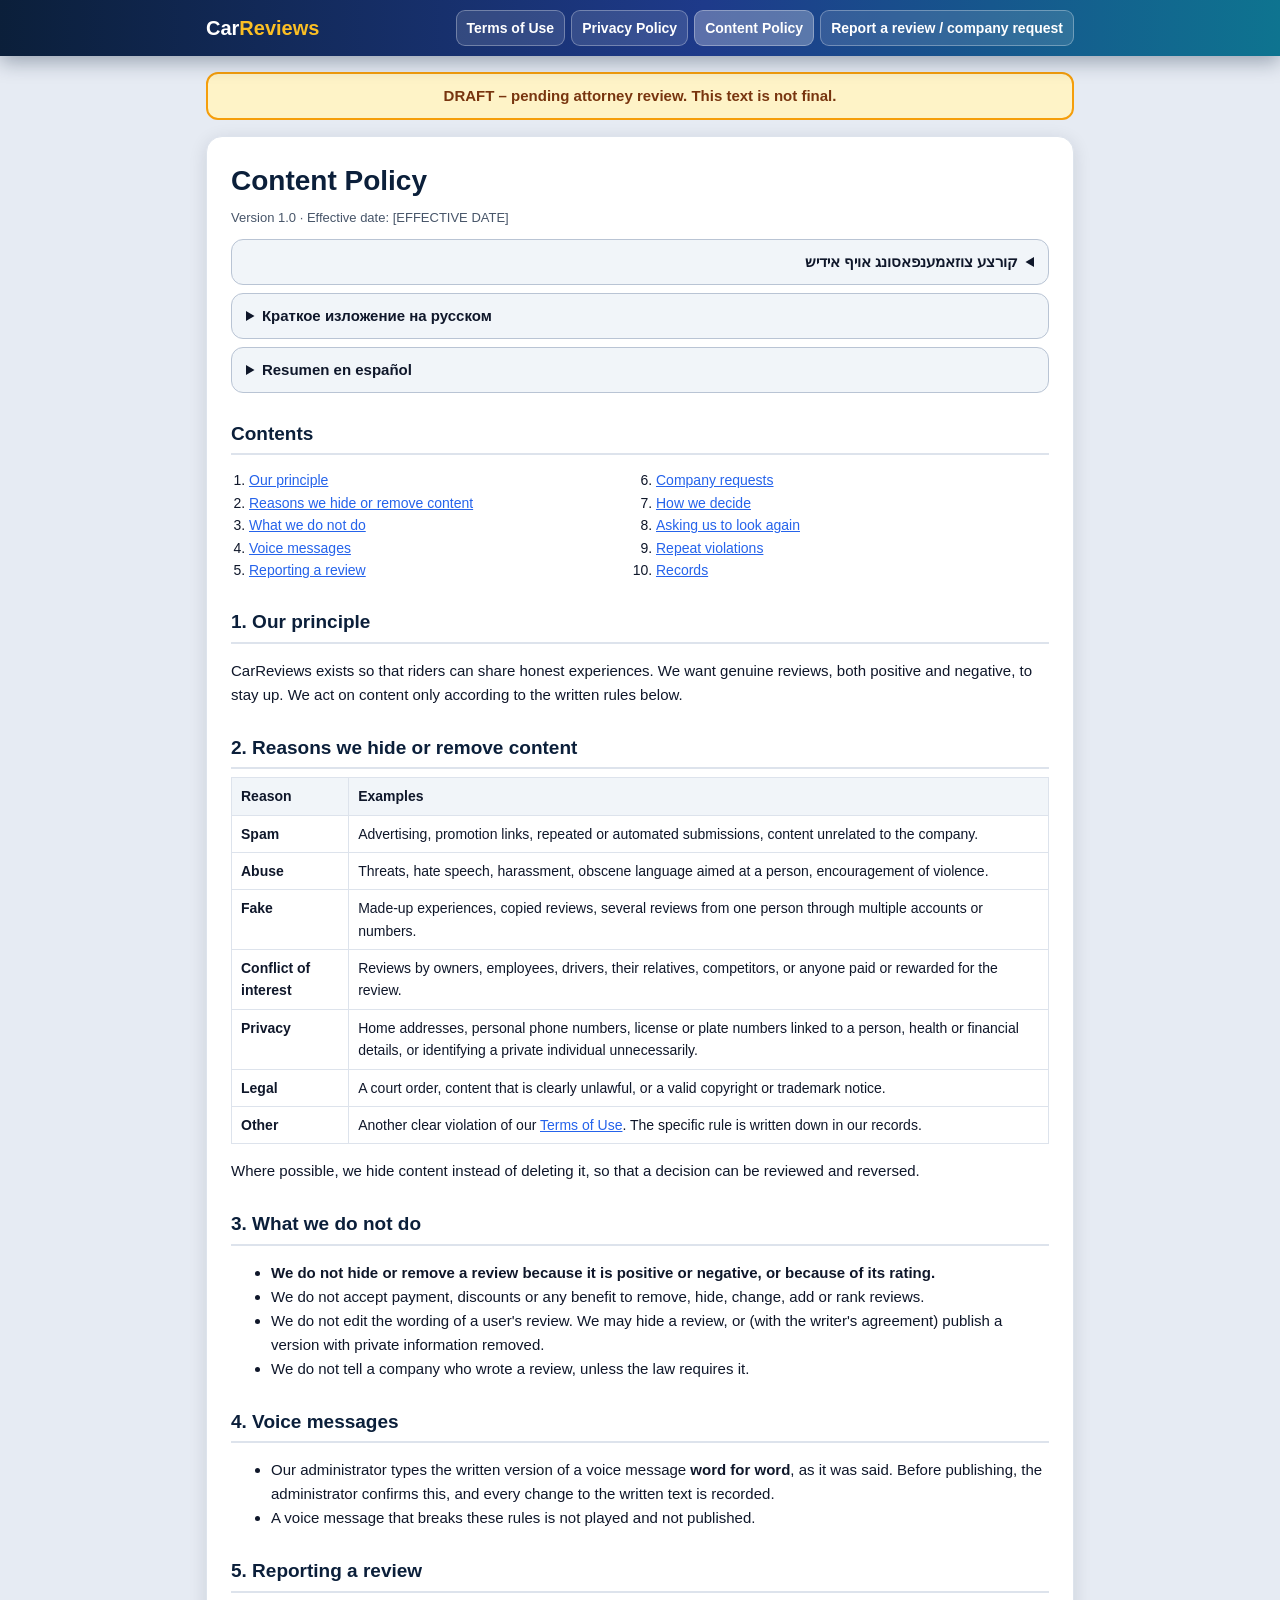
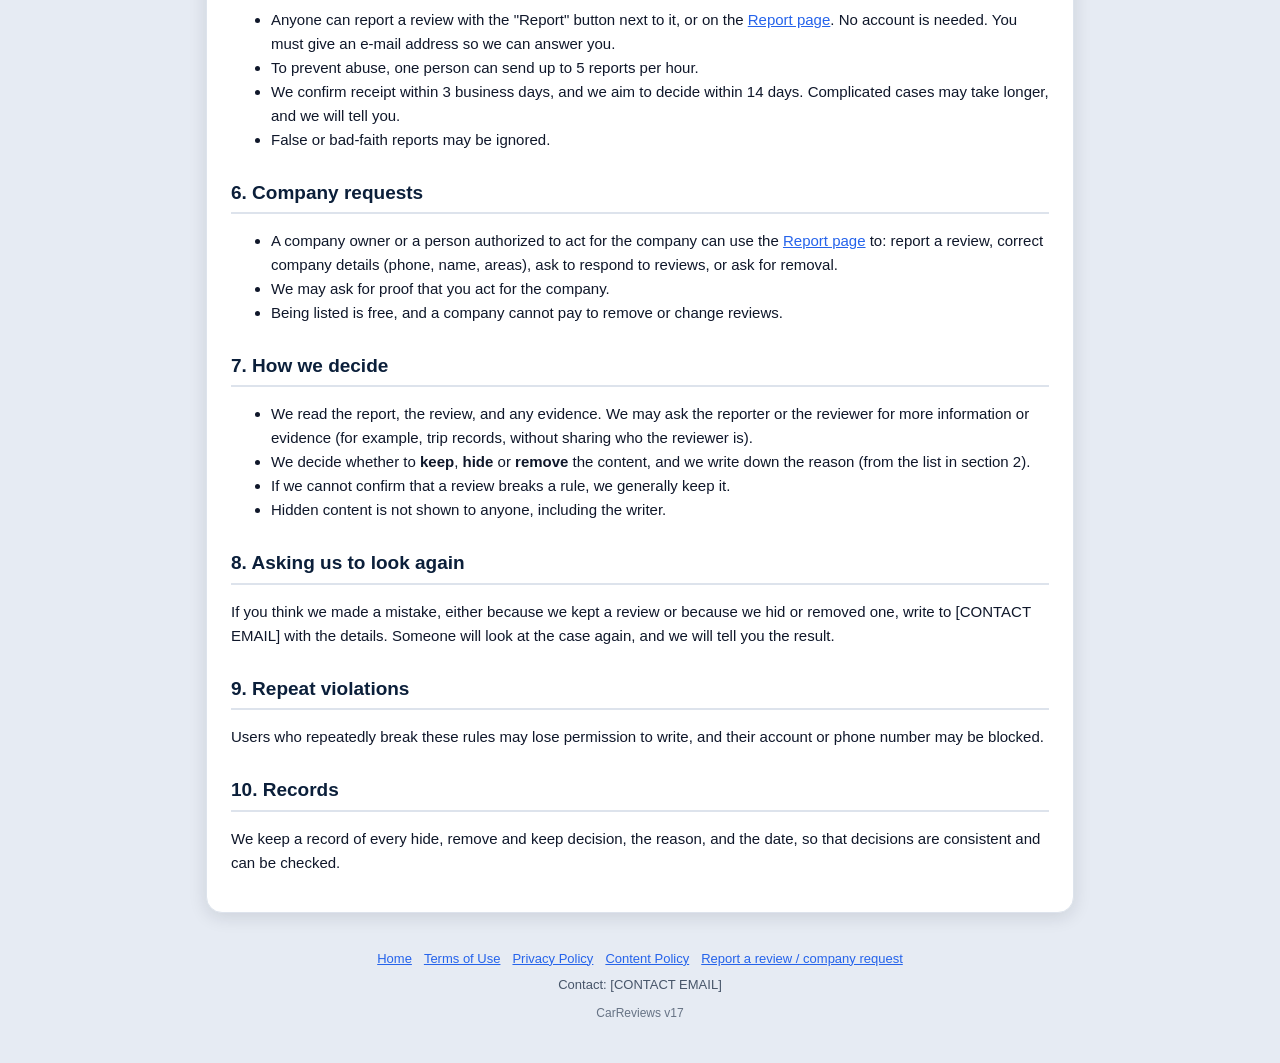
<file: content-policy.html>
<!DOCTYPE html>
<html lang="en">
<head>
  <meta charset="UTF-8">
  <meta name="viewport" content="width=device-width, initial-scale=1.0">
  <title>Content Policy – CarReviews</title>
  <link rel="stylesheet" href="legal.css?v=17">
  <script src="legal.js?v=17"></script>
</head>
<body>
<main class="wrap">
<div class="card">
  <h1>Content Policy</h1>
  <div class="meta">Version <span data-l="TERMS_VERSION"></span> · Effective date: <span data-l="EFFECTIVE"></span></div>

  <details class="sum" data-lang="yi" dir="rtl" lang="yi">
    <summary>קורצע צוזאמענפאסונג אויף אידיש</summary>
    <div class="in">
      <p class="note">דאס איז נאר א קורצע צוזאמענפאסונג. דער ענגלישער טעקסט איז דער וואס גילט.</p>
      <ul>
        <li>מיר פארשטעקן אדער מעקן אויס א רעוויו נאר פון די 7 סיבות: ספאם, באליידיגונג, פאלש, שייכות צו א קאמפאני, פריוואטקייט, געזעץ, אדער אן אנדער ברעכן פון די כללים.</li>
        <li>קיינמאל נישט ווייל א רעוויו איז גוט אדער שלעכט, און קיינמאל נישט פאר געלט.</li>
        <li>יעדער קען מעלדן א רעוויו. מיר באשטעטיגן אז מיר האבן באקומען, און מיר ענטפערן.</li>
        <li>מיר קענען בעטן ראיות. מיר זאגן נישט פאר א קאמפאני ווער האט געשריבן.</li>
        <li>געזאגטע מעסעדזשעס ווערן אפגעשריבן פונקט ווי מען האט געזאגט.</li>
        <li>אויב איר מיינט אז מיר האבן א טעות געמאכט, קענט איר בעטן מיר זאלן נאכאמאל קוקן.</li>
      </ul>
    </div>
  </details>
  <details class="sum" data-lang="ru" lang="ru">
    <summary>Краткое изложение на русском</summary>
    <div class="in">
      <p class="note">Это только краткое изложение. Действует английский текст.</p>
      <ul>
        <li>Мы скрываем или удаляем отзыв только по 7 причинам: спам, оскорбления, фальшивка, конфликт интересов, личные данные, юридические причины или иное нарушение правил.</li>
        <li>Никогда из-за того, что отзыв положительный или отрицательный, и никогда за деньги.</li>
        <li>Любой может пожаловаться на отзыв. Мы подтверждаем получение и отвечаем.</li>
        <li>Мы можем запросить доказательства. Мы не раскрываем компании автора отзыва.</li>
        <li>Голосовые сообщения записываются в текст дословно.</li>
        <li>Если вы считаете решение ошибочным, можно попросить пересмотреть его.</li>
      </ul>
    </div>
  </details>
  <details class="sum" data-lang="es" lang="es">
    <summary>Resumen en español</summary>
    <div class="in">
      <p class="note">Esto es solo un resumen. El texto en inglés es el que rige.</p>
      <ul>
        <li>Ocultamos o eliminamos una reseña solo por 7 motivos: spam, abuso, falsa, conflicto de interés, privacidad, motivo legal u otra violación de las reglas.</li>
        <li>Nunca porque sea positiva o negativa, y nunca a cambio de dinero.</li>
        <li>Cualquiera puede reportar una reseña. Confirmamos la recepción y respondemos.</li>
        <li>Podemos pedir pruebas. No revelamos a la compañía quién escribió la reseña.</li>
        <li>Los mensajes de voz se transcriben palabra por palabra.</li>
        <li>Si cree que nos equivocamos, puede pedir que revisemos la decisión.</li>
      </ul>
    </div>
  </details>

  <h2>Contents</h2>
  <ol class="toc">
    <li><a href="#c1">Our principle</a></li><li><a href="#c2">Reasons we hide or remove content</a></li>
    <li><a href="#c3">What we do not do</a></li><li><a href="#c4">Voice messages</a></li>
    <li><a href="#c5">Reporting a review</a></li><li><a href="#c6">Company requests</a></li>
    <li><a href="#c7">How we decide</a></li><li><a href="#c8">Asking us to look again</a></li>
    <li><a href="#c9">Repeat violations</a></li><li><a href="#c10">Records</a></li>
  </ol>

  <h2 id="c1">1. Our principle</h2>
  <p>CarReviews exists so that riders can share honest experiences. We want genuine reviews, both positive and negative, to stay up. We act on content only according to the written rules below.</p>

  <h2 id="c2">2. Reasons we hide or remove content</h2>
  <table class="t">
    <tr><th>Reason</th><th>Examples</th></tr>
    <tr><td><b>Spam</b></td><td>Advertising, promotion links, repeated or automated submissions, content unrelated to the company.</td></tr>
    <tr><td><b>Abuse</b></td><td>Threats, hate speech, harassment, obscene language aimed at a person, encouragement of violence.</td></tr>
    <tr><td><b>Fake</b></td><td>Made-up experiences, copied reviews, several reviews from one person through multiple accounts or numbers.</td></tr>
    <tr><td><b>Conflict of interest</b></td><td>Reviews by owners, employees, drivers, their relatives, competitors, or anyone paid or rewarded for the review.</td></tr>
    <tr><td><b>Privacy</b></td><td>Home addresses, personal phone numbers, license or plate numbers linked to a person, health or financial details, or identifying a private individual unnecessarily.</td></tr>
    <tr><td><b>Legal</b></td><td>A court order, content that is clearly unlawful, or a valid copyright or trademark notice.</td></tr>
    <tr><td><b>Other</b></td><td>Another clear violation of our <a href="terms.html">Terms of Use</a>. The specific rule is written down in our records.</td></tr>
  </table>
  <p>Where possible, we hide content instead of deleting it, so that a decision can be reviewed and reversed.</p>

  <h2 id="c3">3. What we do not do</h2>
  <ul>
    <li><b>We do not hide or remove a review because it is positive or negative, or because of its rating.</b></li>
    <li>We do not accept payment, discounts or any benefit to remove, hide, change, add or rank reviews.</li>
    <li>We do not edit the wording of a user's review. We may hide a review, or (with the writer's agreement) publish a version with private information removed.</li>
    <li>We do not tell a company who wrote a review, unless the law requires it.</li>
  </ul>

  <h2 id="c4">4. Voice messages</h2>
  <ul>
    <li>Our administrator types the written version of a voice message <b>word for word</b>, as it was said. Before publishing, the administrator confirms this, and every change to the written text is recorded.</li>
    <li>A voice message that breaks these rules is not played and not published.</li>
  </ul>

  <h2 id="c5">5. Reporting a review</h2>
  <ul>
    <li>Anyone can report a review with the "Report" button next to it, or on the <a href="report.html">Report page</a>. No account is needed. You must give an e-mail address so we can answer you.</li>
    <li>To prevent abuse, one person can send up to 5 reports per hour.</li>
    <li>We confirm receipt within <span data-l="ACK_DAYS"></span>, and we aim to decide within <span data-l="RESPONSE_DAYS"></span>. Complicated cases may take longer, and we will tell you.</li>
    <li>False or bad-faith reports may be ignored.</li>
  </ul>

  <h2 id="c6">6. Company requests</h2>
  <ul>
    <li>A company owner or a person authorized to act for the company can use the <a href="report.html">Report page</a> to: report a review, correct company details (phone, name, areas), ask to respond to reviews, or ask for removal.</li>
    <li>We may ask for proof that you act for the company.</li>
    <li>Being listed is free, and a company cannot pay to remove or change reviews.</li>
  </ul>

  <h2 id="c7">7. How we decide</h2>
  <ul>
    <li>We read the report, the review, and any evidence. We may ask the reporter or the reviewer for more information or evidence (for example, trip records, without sharing who the reviewer is).</li>
    <li>We decide whether to <b>keep</b>, <b>hide</b> or <b>remove</b> the content, and we write down the reason (from the list in section 2).</li>
    <li>If we cannot confirm that a review breaks a rule, we generally keep it.</li>
    <li>Hidden content is not shown to anyone, including the writer.</li>
  </ul>

  <h2 id="c8">8. Asking us to look again</h2>
  <p>If you think we made a mistake, either because we kept a review or because we hid or removed one, write to <span data-l="EMAIL"></span> with the details. Someone will look at the case again, and we will tell you the result.</p>

  <h2 id="c9">9. Repeat violations</h2>
  <p>Users who repeatedly break these rules may lose permission to write, and their account or phone number may be blocked.</p>

  <h2 id="c10">10. Records</h2>
  <p>We keep a record of every hide, remove and keep decision, the reason, and the date, so that decisions are consistent and can be checked.</p>
</div>
</main>
</body>
</html>
</file>
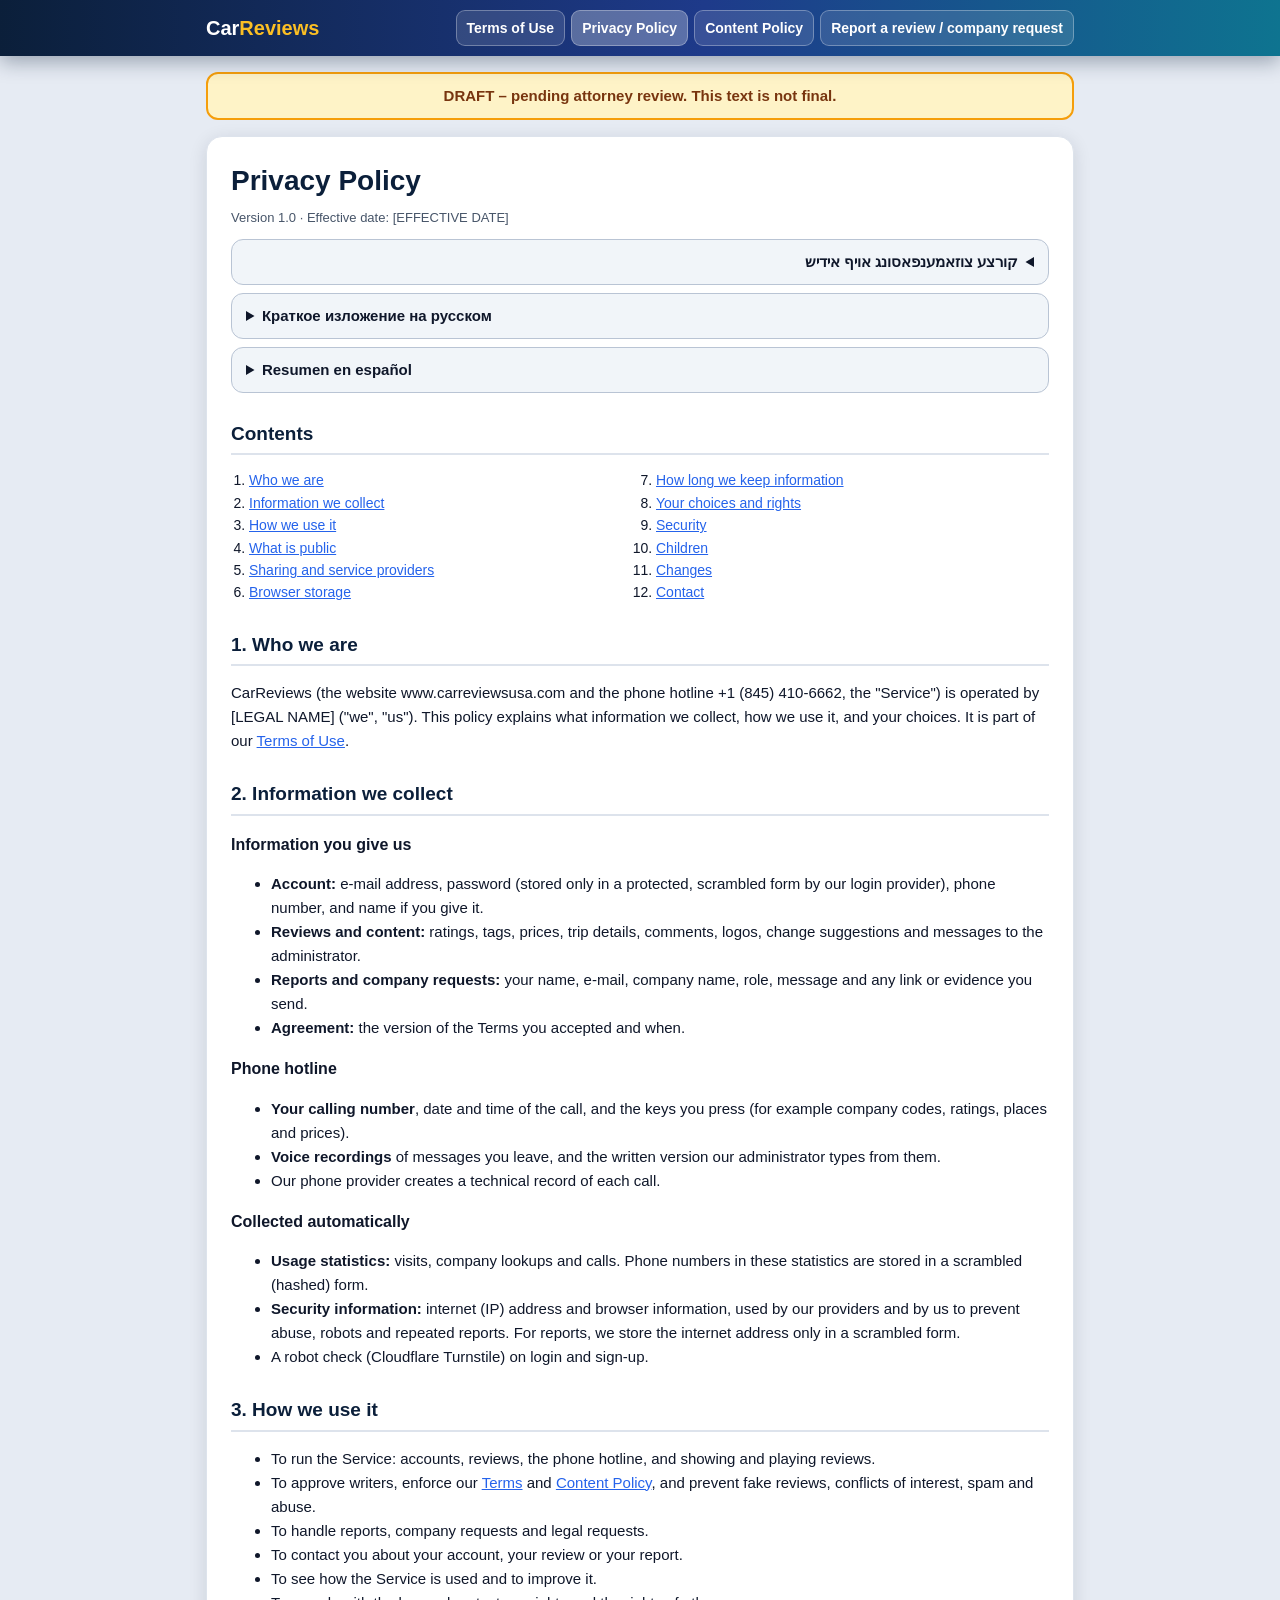
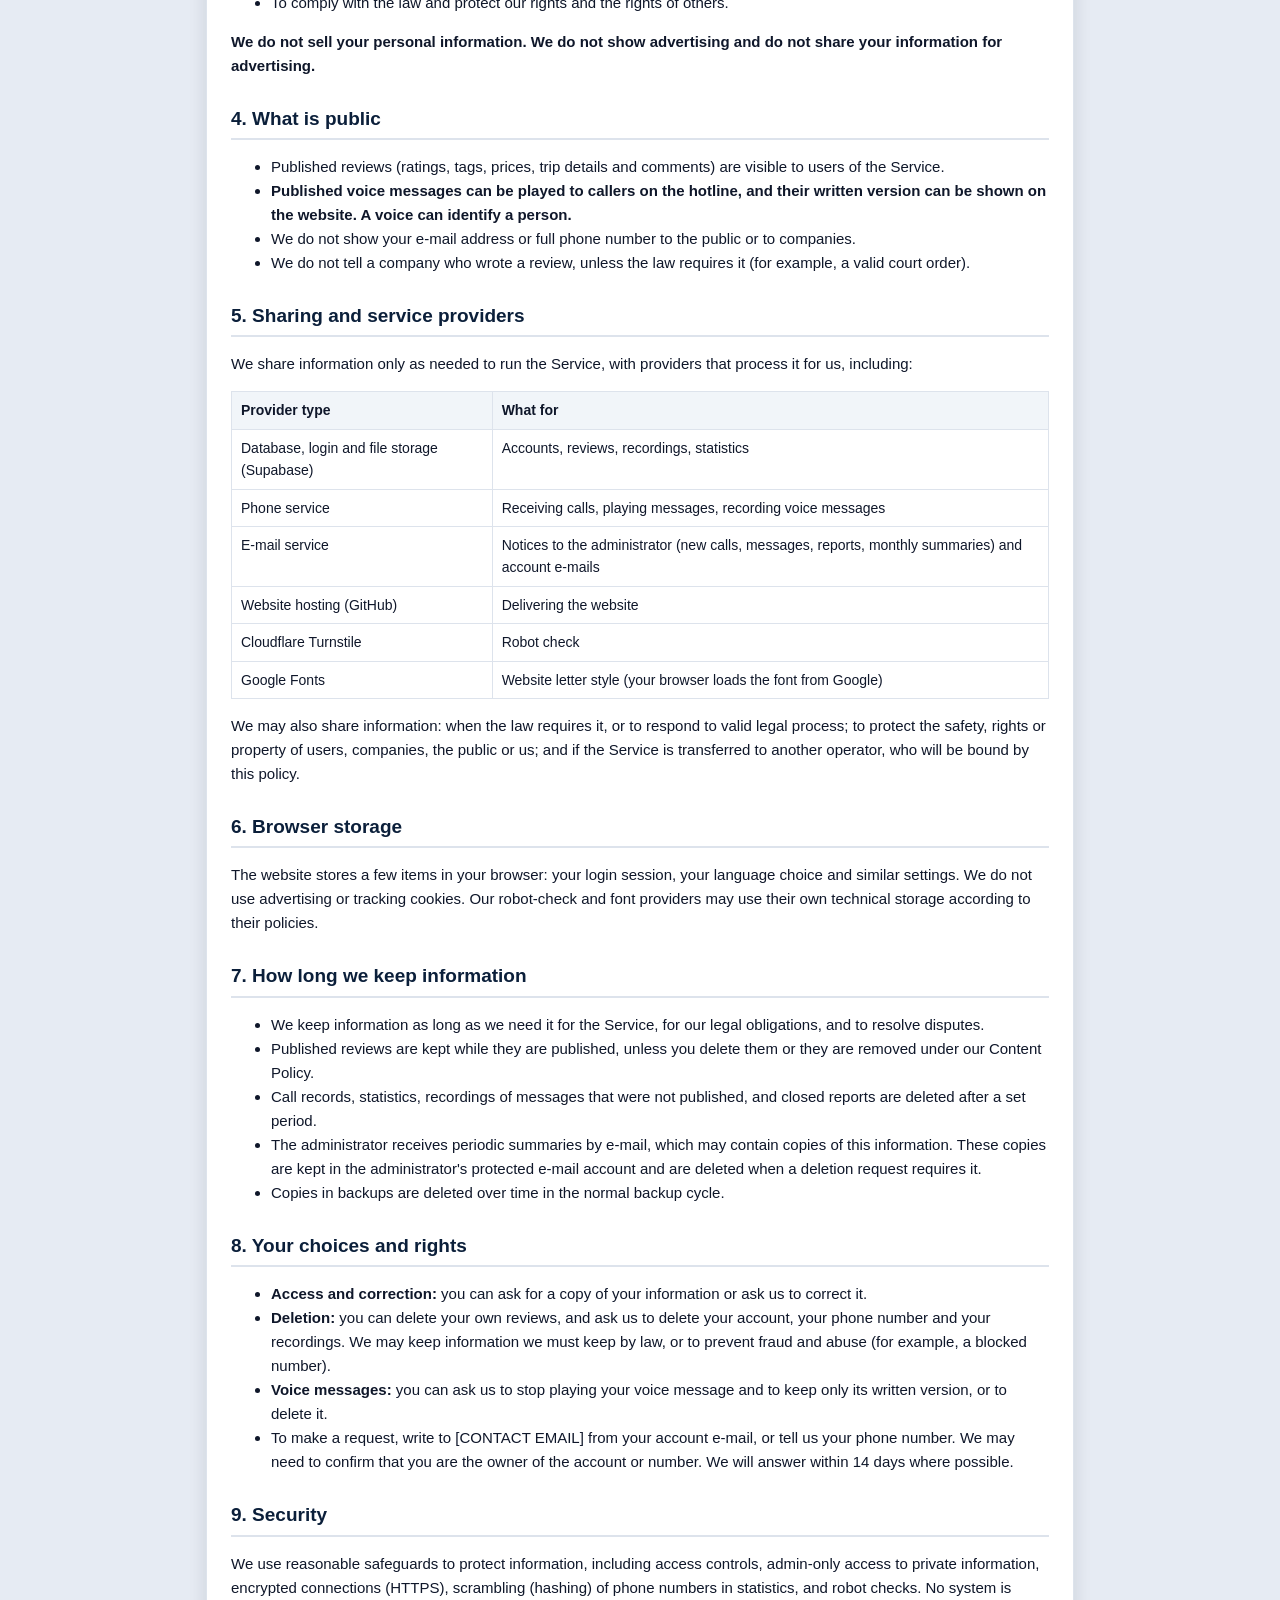
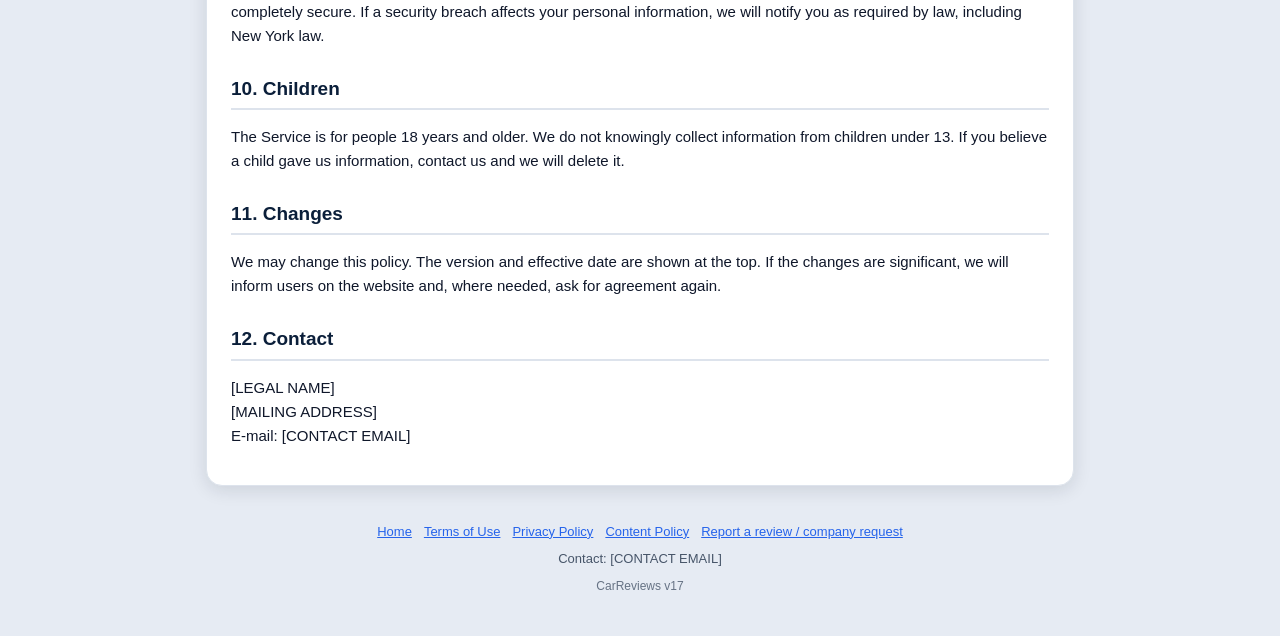
<file: privacy.html>
<!DOCTYPE html>
<html lang="en">
<head>
  <meta charset="UTF-8">
  <meta name="viewport" content="width=device-width, initial-scale=1.0">
  <title>Privacy Policy – CarReviews</title>
  <link rel="stylesheet" href="legal.css?v=17">
  <script src="legal.js?v=17"></script>
</head>
<body>
<main class="wrap">
<div class="card">
  <h1>Privacy Policy</h1>
  <div class="meta">Version <span data-l="TERMS_VERSION"></span> · Effective date: <span data-l="EFFECTIVE"></span></div>

  <details class="sum" data-lang="yi" dir="rtl" lang="yi">
    <summary>קורצע צוזאמענפאסונג אויף אידיש</summary>
    <div class="in">
      <p class="note">דאס איז נאר א קורצע צוזאמענפאסונג. דער ענגלישער טעקסט איז דער וואס גילט.</p>
      <ul>
        <li>מיר האלטן: אימעיל, טעלעפאן נומער, נאמען (אויב איר גיט), אייערע רעוויוס, און געזאגטע מעסעדזשעס.</li>
        <li>אויפן טעלעפאן: מיר זעען פון וועלכן נומער מען רופט, ווען, און וואס מען האט געדרוקט. די מעסעדזשעס ווערן רעקארדירט.</li>
        <li>רעוויוס און געזאגטע מעסעדזשעס וואס מיר פארעפנטלעכן קענען אנדערע זען און הערן. א קול קען מען דערקענען.</li>
        <li>מיר פארקויפן נישט קיין אינפארמאציע און מיר ווייזן נישט קיין רעקלאמעס.</li>
        <li>דער סיסטעם לויפט ביי פירמעס וואס האלטן אונזער אינפארמאציע (דאטאבעיס, טעלעפאן, אימעיל, וועבזייטל).</li>
        <li>מיר האלטן אינפארמאציע אזוי לאנג ווי מיר דארפן עס פארן וועבזייטל.</li>
        <li>איר קענט בעטן זען, פאררעכטן אדער אויסמעקן אייער אינפארמאציע: שרייבט צו אונז אן אימעיל.</li>
        <li>נאר פאר 18 יאר און עלטער.</li>
      </ul>
    </div>
  </details>
  <details class="sum" data-lang="ru" lang="ru">
    <summary>Краткое изложение на русском</summary>
    <div class="in">
      <p class="note">Это только краткое изложение. Действует английский текст.</p>
      <ul>
        <li>Мы храним: e-mail, номер телефона, имя (если вы его указали), ваши отзывы и голосовые сообщения.</li>
        <li>По телефону мы видим номер звонящего, время звонка и нажатые кнопки. Голосовые сообщения записываются.</li>
        <li>Опубликованные отзывы и голосовые сообщения видны и слышны другим. Голос может идентифицировать человека.</li>
        <li>Мы не продаём данные и не показываем рекламу.</li>
        <li>Сервис работает на платформах поставщиков (база данных, телефония, e-mail, хостинг).</li>
        <li>Мы храним данные, пока они нужны для работы сервиса.</li>
        <li>Вы можете запросить доступ, исправление или удаление данных по e-mail.</li>
        <li>Только для лиц от 18 лет.</li>
      </ul>
    </div>
  </details>
  <details class="sum" data-lang="es" lang="es">
    <summary>Resumen en español</summary>
    <div class="in">
      <p class="note">Esto es solo un resumen. El texto en inglés es el que rige.</p>
      <ul>
        <li>Guardamos: e-mail, número de teléfono, nombre (si lo da), sus reseñas y mensajes de voz.</li>
        <li>Por teléfono vemos el número que llama, la hora y las teclas que presiona. Los mensajes de voz se graban.</li>
        <li>Las reseñas y mensajes de voz publicados pueden ser vistos y escuchados por otros. Una voz puede identificar a una persona.</li>
        <li>No vendemos datos ni mostramos publicidad.</li>
        <li>El servicio funciona con proveedores (base de datos, telefonía, e-mail, alojamiento web).</li>
        <li>Guardamos los datos mientras los necesitamos para el servicio.</li>
        <li>Puede pedir acceso, corrección o eliminación de sus datos por e-mail.</li>
        <li>Solo para mayores de 18 años.</li>
      </ul>
    </div>
  </details>

  <h2>Contents</h2>
  <ol class="toc">
    <li><a href="#p1">Who we are</a></li><li><a href="#p2">Information we collect</a></li>
    <li><a href="#p3">How we use it</a></li><li><a href="#p4">What is public</a></li>
    <li><a href="#p5">Sharing and service providers</a></li><li><a href="#p6">Browser storage</a></li>
    <li><a href="#p7">How long we keep information</a></li><li><a href="#p8">Your choices and rights</a></li>
    <li><a href="#p9">Security</a></li><li><a href="#p10">Children</a></li>
    <li><a href="#p11">Changes</a></li><li><a href="#p12">Contact</a></li>
  </ol>

  <h2 id="p1">1. Who we are</h2>
  <p>CarReviews (the website <span class="ltr" data-l="SITE"></span> and the phone hotline <span class="ltr" data-l="HOTLINE"></span>, the "Service") is operated by <span data-l="NAME"></span> ("we", "us"). This policy explains what information we collect, how we use it, and your choices. It is part of our <a href="terms.html">Terms of Use</a>.</p>

  <h2 id="p2">2. Information we collect</h2>
  <h3>Information you give us</h3>
  <ul>
    <li><b>Account:</b> e-mail address, password (stored only in a protected, scrambled form by our login provider), phone number, and name if you give it.</li>
    <li><b>Reviews and content:</b> ratings, tags, prices, trip details, comments, logos, change suggestions and messages to the administrator.</li>
    <li><b>Reports and company requests:</b> your name, e-mail, company name, role, message and any link or evidence you send.</li>
    <li><b>Agreement:</b> the version of the Terms you accepted and when.</li>
  </ul>
  <h3>Phone hotline</h3>
  <ul>
    <li><b>Your calling number</b>, date and time of the call, and the keys you press (for example company codes, ratings, places and prices).</li>
    <li><b>Voice recordings</b> of messages you leave, and the written version our administrator types from them.</li>
    <li>Our phone provider creates a technical record of each call.</li>
  </ul>
  <h3>Collected automatically</h3>
  <ul>
    <li><b>Usage statistics:</b> visits, company lookups and calls. Phone numbers in these statistics are stored in a scrambled (hashed) form.</li>
    <li><b>Security information:</b> internet (IP) address and browser information, used by our providers and by us to prevent abuse, robots and repeated reports. For reports, we store the internet address only in a scrambled form.</li>
    <li>A robot check (Cloudflare Turnstile) on login and sign-up.</li>
  </ul>

  <h2 id="p3">3. How we use it</h2>
  <ul>
    <li>To run the Service: accounts, reviews, the phone hotline, and showing and playing reviews.</li>
    <li>To approve writers, enforce our <a href="terms.html">Terms</a> and <a href="content-policy.html">Content Policy</a>, and prevent fake reviews, conflicts of interest, spam and abuse.</li>
    <li>To handle reports, company requests and legal requests.</li>
    <li>To contact you about your account, your review or your report.</li>
    <li>To see how the Service is used and to improve it.</li>
    <li>To comply with the law and protect our rights and the rights of others.</li>
  </ul>
  <p><b>We do not sell your personal information. We do not show advertising and do not share your information for advertising.</b></p>

  <h2 id="p4">4. What is public</h2>
  <ul>
    <li>Published reviews (ratings, tags, prices, trip details and comments) are visible to users of the Service.</li>
    <li><b>Published voice messages can be played to callers on the hotline, and their written version can be shown on the website. A voice can identify a person.</b></li>
    <li>We do not show your e-mail address or full phone number to the public or to companies.</li>
    <li>We do not tell a company who wrote a review, unless the law requires it (for example, a valid court order).</li>
  </ul>

  <h2 id="p5">5. Sharing and service providers</h2>
  <p>We share information only as needed to run the Service, with providers that process it for us, including:</p>
  <table class="t">
    <tr><th>Provider type</th><th>What for</th></tr>
    <tr><td>Database, login and file storage (Supabase)</td><td>Accounts, reviews, recordings, statistics</td></tr>
    <tr><td>Phone service</td><td>Receiving calls, playing messages, recording voice messages</td></tr>
    <tr><td>E-mail service</td><td>Notices to the administrator (new calls, messages, reports, monthly summaries) and account e-mails</td></tr>
    <tr><td>Website hosting (GitHub)</td><td>Delivering the website</td></tr>
    <tr><td>Cloudflare Turnstile</td><td>Robot check</td></tr>
    <tr><td>Google Fonts</td><td>Website letter style (your browser loads the font from Google)</td></tr>
  </table>
  <p>We may also share information: when the law requires it, or to respond to valid legal process; to protect the safety, rights or property of users, companies, the public or us; and if the Service is transferred to another operator, who will be bound by this policy.</p>

  <h2 id="p6">6. Browser storage</h2>
  <p>The website stores a few items in your browser: your login session, your language choice and similar settings. We do not use advertising or tracking cookies. Our robot-check and font providers may use their own technical storage according to their policies.</p>

  <h2 id="p7">7. How long we keep information</h2>
  <ul>
    <li>We keep information as long as we need it for the Service, for our legal obligations, and to resolve disputes.</li>
    <li>Published reviews are kept while they are published, unless you delete them or they are removed under our Content Policy.</li>
    <li>Call records, statistics, recordings of messages that were not published, and closed reports are deleted after a set period.</li>
    <li>The administrator receives periodic summaries by e-mail, which may contain copies of this information. These copies are kept in the administrator's protected e-mail account and are deleted when a deletion request requires it.</li>
    <li>Copies in backups are deleted over time in the normal backup cycle.</li>
  </ul>

  <h2 id="p8">8. Your choices and rights</h2>
  <ul>
    <li><b>Access and correction:</b> you can ask for a copy of your information or ask us to correct it.</li>
    <li><b>Deletion:</b> you can delete your own reviews, and ask us to delete your account, your phone number and your recordings. We may keep information we must keep by law, or to prevent fraud and abuse (for example, a blocked number).</li>
    <li><b>Voice messages:</b> you can ask us to stop playing your voice message and to keep only its written version, or to delete it.</li>
    <li>To make a request, write to <span data-l="EMAIL"></span> from your account e-mail, or tell us your phone number. We may need to confirm that you are the owner of the account or number. We will answer within <span data-l="RESPONSE_DAYS"></span> where possible.</li>
  </ul>

  <h2 id="p9">9. Security</h2>
  <p>We use reasonable safeguards to protect information, including access controls, admin-only access to private information, encrypted connections (HTTPS), scrambling (hashing) of phone numbers in statistics, and robot checks. No system is completely secure. If a security breach affects your personal information, we will notify you as required by law, including New York law.</p>

  <h2 id="p10">10. Children</h2>
  <p>The Service is for people 18 years and older. We do not knowingly collect information from children under 13. If you believe a child gave us information, contact us and we will delete it.</p>

  <h2 id="p11">11. Changes</h2>
  <p>We may change this policy. The version and effective date are shown at the top. If the changes are significant, we will inform users on the website and, where needed, ask for agreement again.</p>

  <h2 id="p12">12. Contact</h2>
  <p><span data-l="NAME"></span><br><span data-l="ADDRESS"></span><br>E-mail: <span data-l="EMAIL"></span></p>
</div>
</main>
</body>
</html>
</file>
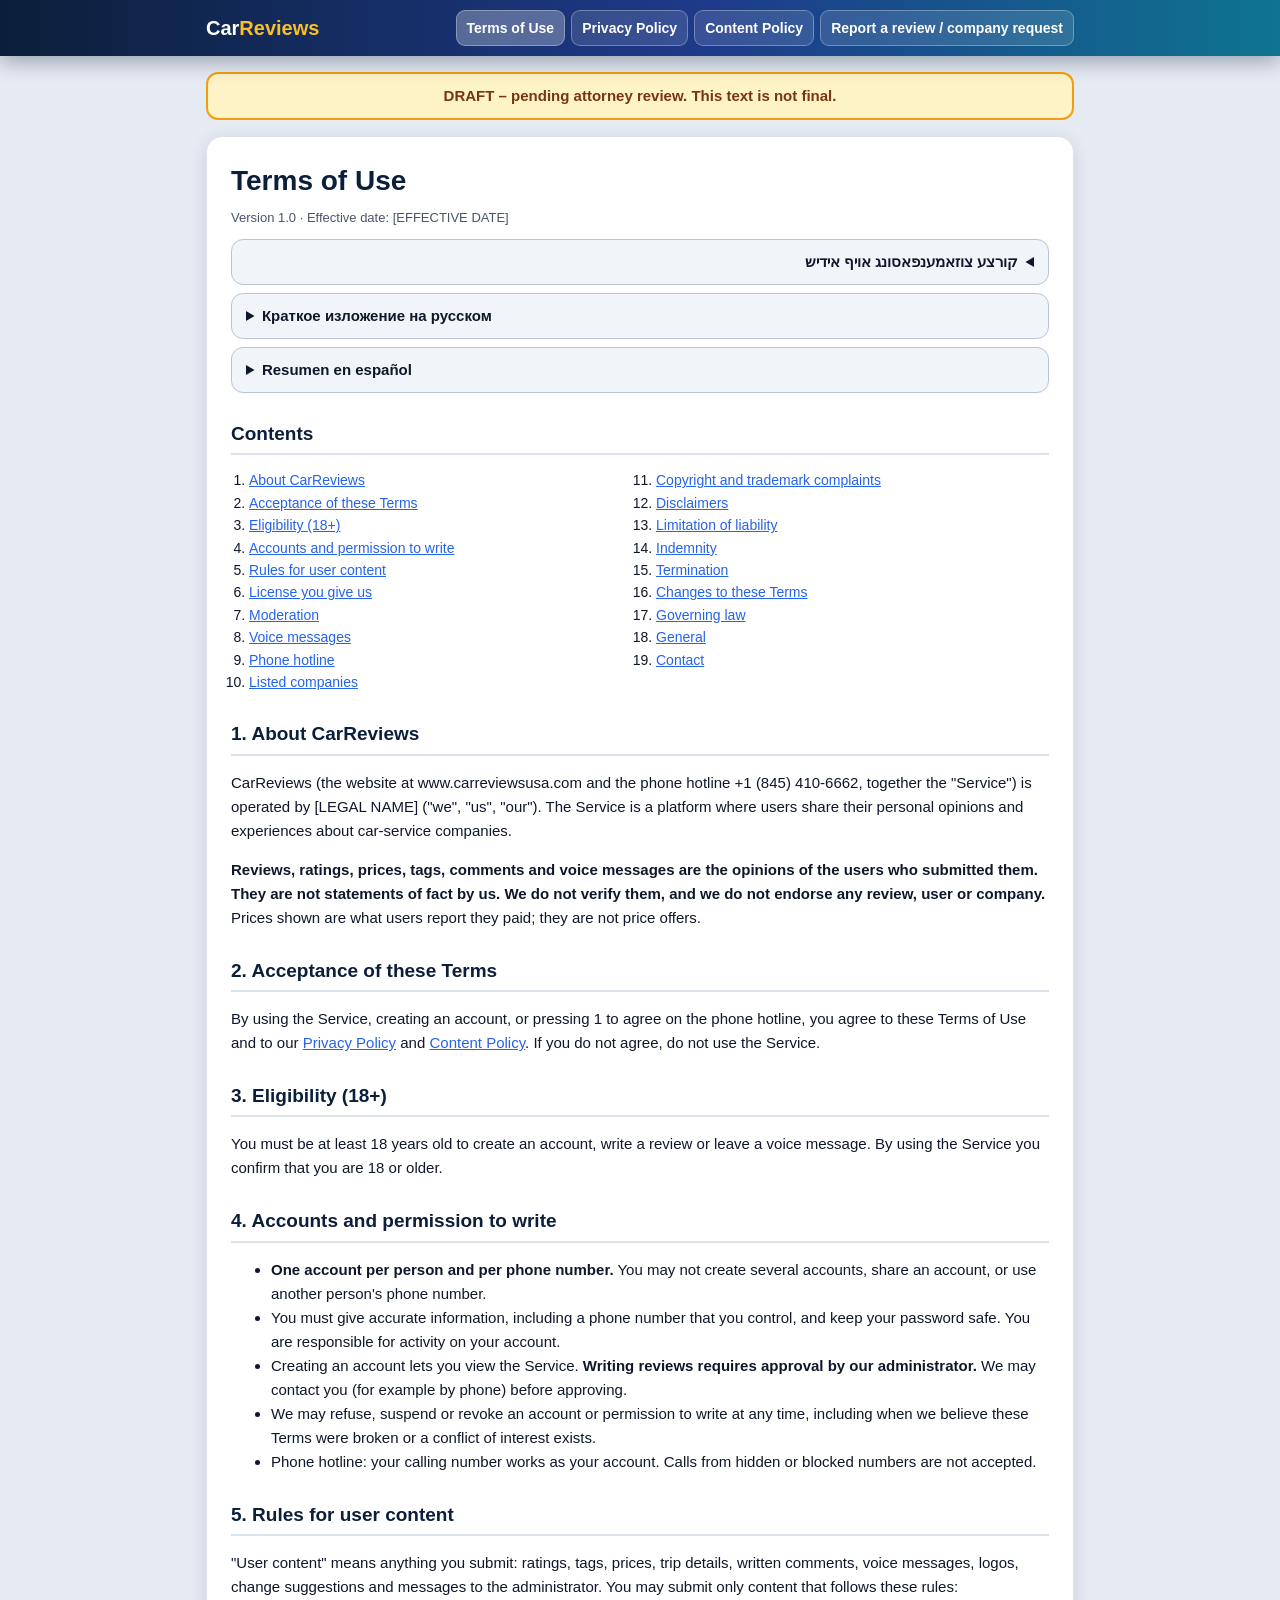
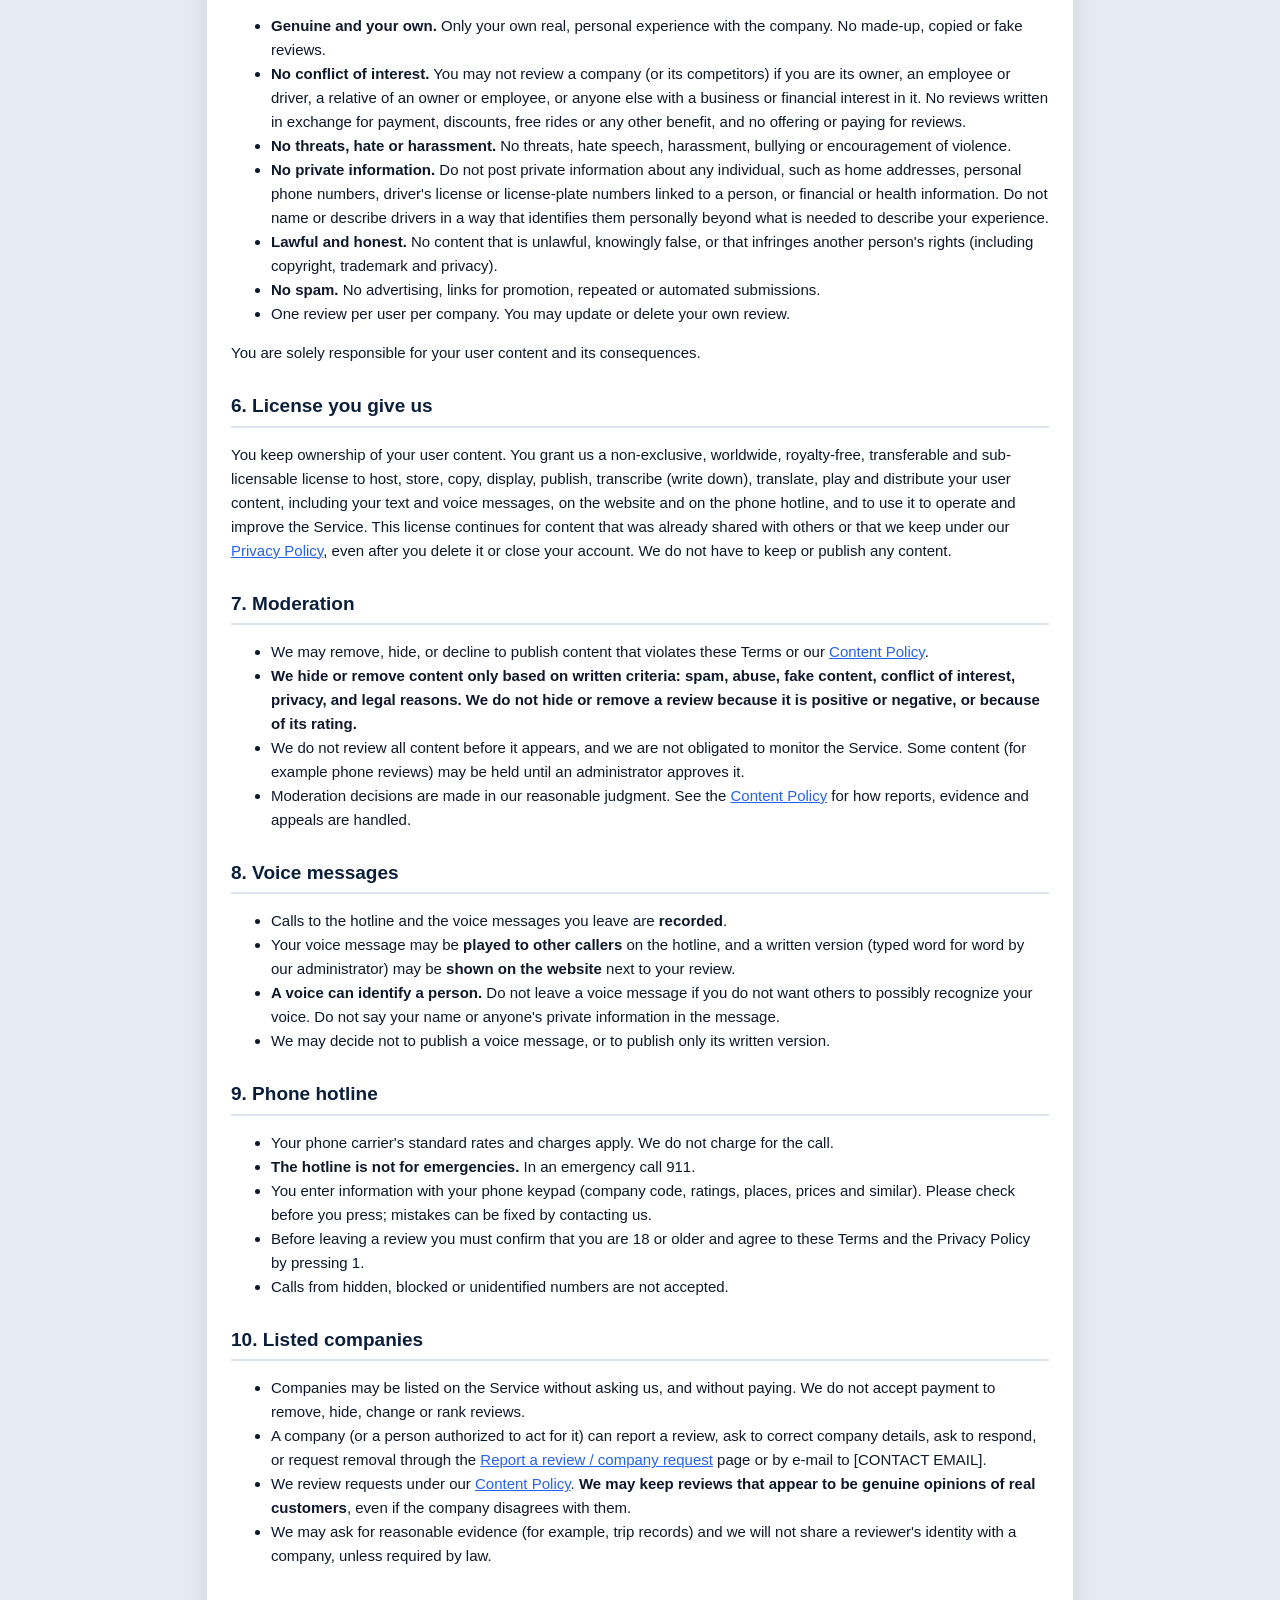
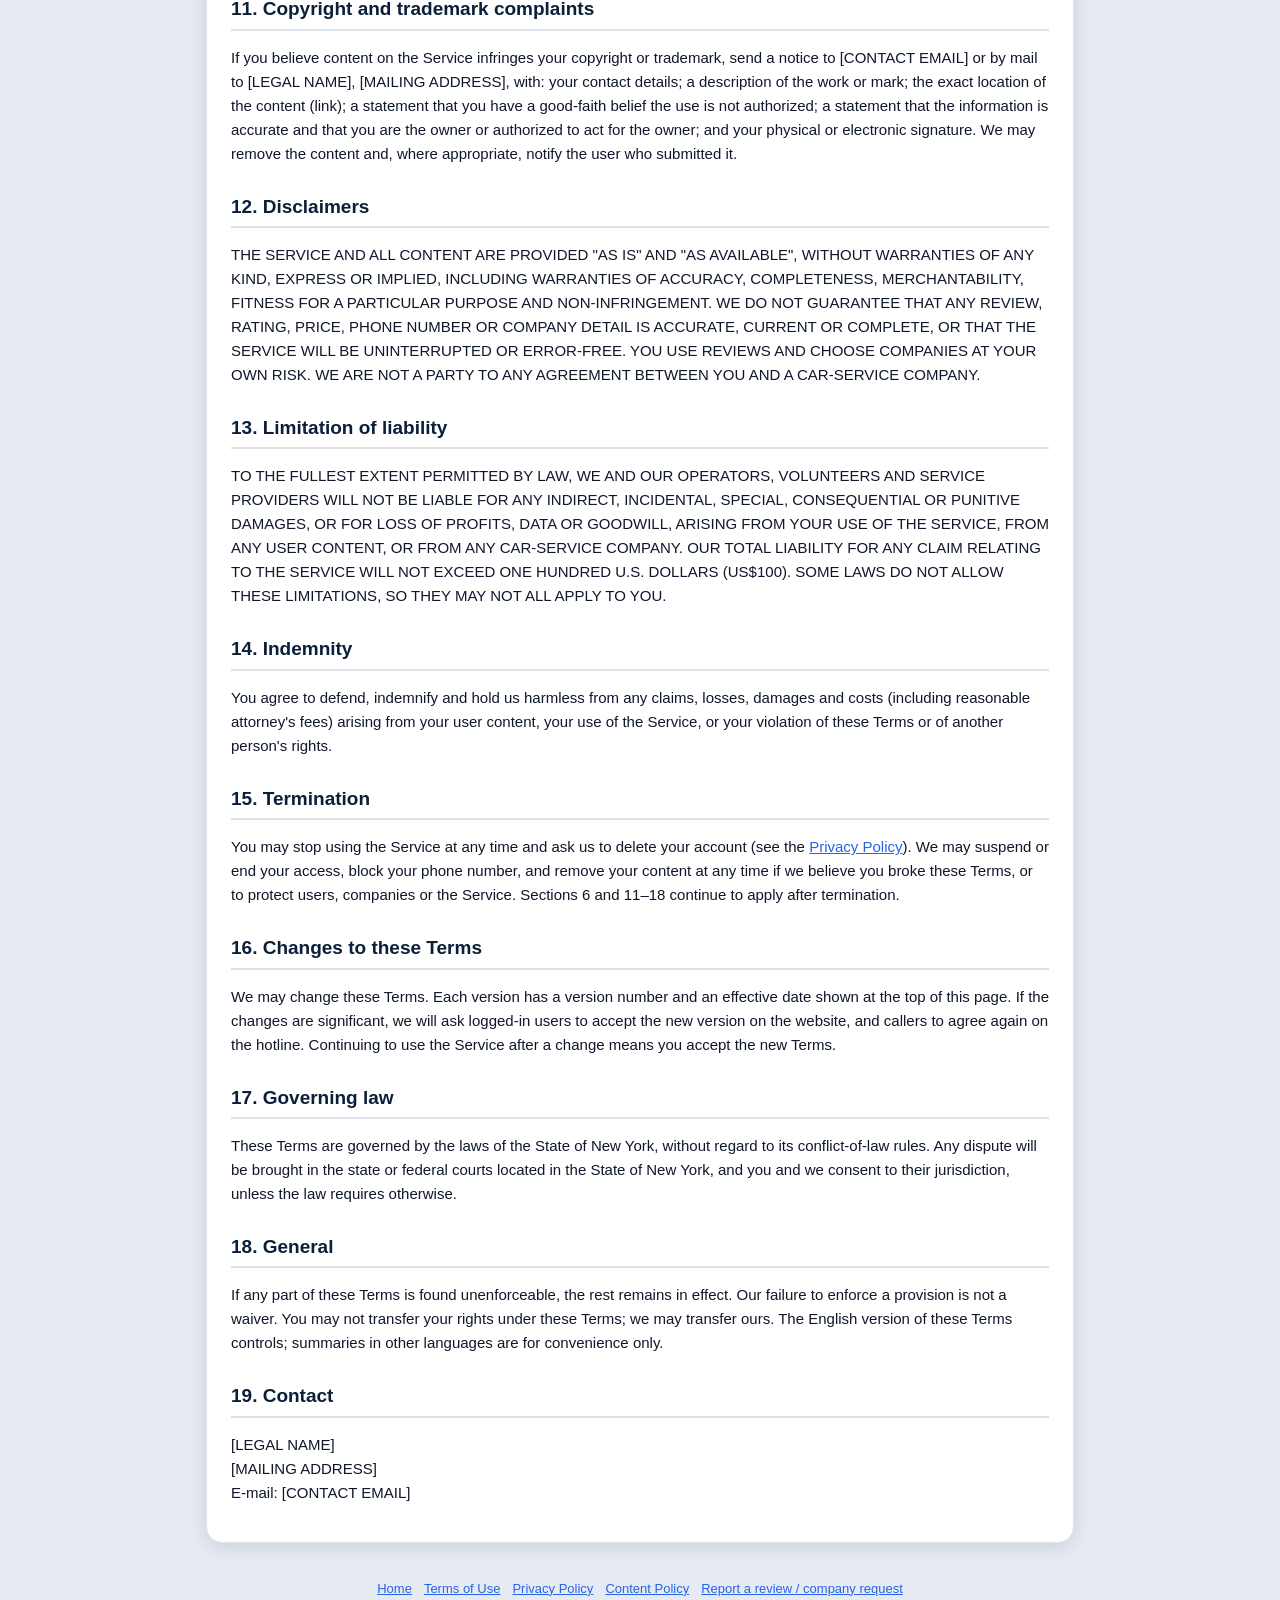
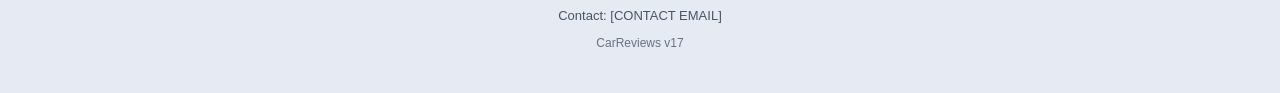
<file: terms.html>
<!DOCTYPE html>
<html lang="en">
<head>
  <meta charset="UTF-8">
  <meta name="viewport" content="width=device-width, initial-scale=1.0">
  <title>Terms of Use – CarReviews</title>
  <link rel="stylesheet" href="legal.css?v=17">
  <script src="legal.js?v=17"></script>
</head>
<body>
<main class="wrap">
<div class="card">
  <h1>Terms of Use</h1>
  <div class="meta">Version <span data-l="TERMS_VERSION"></span> · Effective date: <span data-l="EFFECTIVE"></span></div>

  <details class="sum" data-lang="yi" dir="rtl" lang="yi">
    <summary>קורצע צוזאמענפאסונג אויף אידיש</summary>
    <div class="in">
      <p class="note">דאס איז נאר א קורצע צוזאמענפאסונג. דער ענגלישער טעקסט איז דער וואס גילט.</p>
      <ul>
        <li>CarReviews איז א פלאץ וואו באנוצער שרייבן זייער אייגענע מיינונג וועגן קאר סערוויס קאמפאניס. מיר קוקן נישט נאך די רעוויוס און מיר זאגן נישט אז זיי זענען אמת.</li>
        <li>נאר פאר 18 יאר און עלטער. איין אקאונט פאר יעדן מענטש און טעלעפאן נומער. צו שרייבן דארף מען א דערלויבעניש פונעם אדמין.</li>
        <li>שרייבט נאר וואס איר אליין האט מיטגעמאכט. קיין פאלשע רעוויוס. ווער עס האט א שייכות צו א קאמפאני (בעל הבית, ארבעטער, משפחה, באצאלט) טאר נישט שרייבן וועגן איר אדער וועגן א קאנקורענט.</li>
        <li>נישט סטראשען, נישט באליידיגן, און נישט שרייבן פריוואטע פרטים פון א מענטש (אדרעס, לייסענס נומער א.א.וו.).</li>
        <li>וואס איר שרייבט אדער זאגט אויפן טעלעפאן מעגן מיר ווייזן אויפן וועבזייטל און שפילן אויפן טעלעפאן. א קול קען מען דערקענען.</li>
        <li>מיר פארשטעקן אדער מעקן אויס נאר לויט געשריבענע כללים (ספאם, באליידיגונג, פאלש, שייכות צו א קאמפאני, פריוואטקייט, געזעץ) – קיינמאל נישט ווייל א רעוויו איז גוט אדער שלעכט.</li>
        <li>א קאמפאני קען מעלדן א רעוויו דורך דעם "Report" בלאט.</li>
        <li>דער וועבזייטל ווערט געגעבן "ווי ער איז". איר זענט פאראנטווארטליך פאר וואס איר שרייבט. דאס געזעץ פון ניו יארק סטעיט גילט.</li>
      </ul>
    </div>
  </details>
  <details class="sum" data-lang="ru" lang="ru">
    <summary>Краткое изложение на русском</summary>
    <div class="in">
      <p class="note">Это только краткое изложение. Действует английский текст.</p>
      <ul>
        <li>CarReviews — площадка, где пользователи делятся личным мнением о компаниях car service. Мы не проверяем и не подтверждаем отзывы.</li>
        <li>Только для лиц от 18 лет. Один аккаунт на человека и номер телефона. Для написания отзывов нужно разрешение администратора.</li>
        <li>Пишите только о собственном опыте. Запрещены фальшивые отзывы и отзывы при конфликте интересов (владельцы, сотрудники, родственники, оплаченные авторы).</li>
        <li>Запрещены угрозы, оскорбления, преследование, спам и личные данные других людей.</li>
        <li>Ваши тексты и голосовые сообщения могут показываться на сайте и проигрываться по телефону. Голос может идентифицировать человека.</li>
        <li>Мы скрываем или удаляем материалы только по письменным критериям, а не потому, что отзыв положительный или отрицательный.</li>
        <li>Компании могут сообщить об отзыве через страницу «Report».</li>
        <li>Сервис предоставляется «как есть». Применяется право штата Нью-Йорк.</li>
      </ul>
    </div>
  </details>
  <details class="sum" data-lang="es" lang="es">
    <summary>Resumen en español</summary>
    <div class="in">
      <p class="note">Esto es solo un resumen. El texto en inglés es el que rige.</p>
      <ul>
        <li>CarReviews es una plataforma donde los usuarios comparten su opinión personal sobre compañías de car service. No verificamos ni respaldamos las reseñas.</li>
        <li>Solo para mayores de 18 años. Una cuenta por persona y por número de teléfono. Para escribir reseñas se necesita la aprobación del administrador.</li>
        <li>Escriba solo sobre su propia experiencia. Prohibidas las reseñas falsas y las reseñas con conflicto de interés (dueños, empleados, familiares, personas pagadas).</li>
        <li>Prohibidas las amenazas, el acoso, el odio, el spam y los datos privados de otras personas.</li>
        <li>Sus textos y mensajes de voz pueden mostrarse en el sitio y reproducirse por teléfono. Una voz puede identificar a una persona.</li>
        <li>Ocultamos o eliminamos contenido solo según criterios escritos, nunca por si la reseña es positiva o negativa.</li>
        <li>Las compañías pueden reportar una reseña en la página «Report».</li>
        <li>El servicio se ofrece «tal cual». Se aplica la ley del Estado de Nueva York.</li>
      </ul>
    </div>
  </details>

  <h2>Contents</h2>
  <ol class="toc">
    <li><a href="#s1">About CarReviews</a></li><li><a href="#s2">Acceptance of these Terms</a></li>
    <li><a href="#s3">Eligibility (18+)</a></li><li><a href="#s4">Accounts and permission to write</a></li>
    <li><a href="#s5">Rules for user content</a></li><li><a href="#s6">License you give us</a></li>
    <li><a href="#s7">Moderation</a></li><li><a href="#s8">Voice messages</a></li>
    <li><a href="#s9">Phone hotline</a></li><li><a href="#s10">Listed companies</a></li>
    <li><a href="#s11">Copyright and trademark complaints</a></li><li><a href="#s12">Disclaimers</a></li>
    <li><a href="#s13">Limitation of liability</a></li><li><a href="#s14">Indemnity</a></li>
    <li><a href="#s15">Termination</a></li><li><a href="#s16">Changes to these Terms</a></li>
    <li><a href="#s17">Governing law</a></li><li><a href="#s18">General</a></li><li><a href="#s19">Contact</a></li>
  </ol>

  <h2 id="s1">1. About CarReviews</h2>
  <p>CarReviews (the website at <span class="ltr" data-l="SITE"></span> and the phone hotline <span class="ltr" data-l="HOTLINE"></span>, together the "Service") is operated by <span data-l="NAME"></span> ("we", "us", "our"). The Service is a platform where users share their personal opinions and experiences about car-service companies.</p>
  <p><b>Reviews, ratings, prices, tags, comments and voice messages are the opinions of the users who submitted them. They are not statements of fact by us. We do not verify them, and we do not endorse any review, user or company.</b> Prices shown are what users report they paid; they are not price offers.</p>

  <h2 id="s2">2. Acceptance of these Terms</h2>
  <p>By using the Service, creating an account, or pressing 1 to agree on the phone hotline, you agree to these Terms of Use and to our <a href="privacy.html">Privacy Policy</a> and <a href="content-policy.html">Content Policy</a>. If you do not agree, do not use the Service.</p>

  <h2 id="s3">3. Eligibility (18+)</h2>
  <p>You must be at least 18 years old to create an account, write a review or leave a voice message. By using the Service you confirm that you are 18 or older.</p>

  <h2 id="s4">4. Accounts and permission to write</h2>
  <ul>
    <li><b>One account per person and per phone number.</b> You may not create several accounts, share an account, or use another person's phone number.</li>
    <li>You must give accurate information, including a phone number that you control, and keep your password safe. You are responsible for activity on your account.</li>
    <li>Creating an account lets you view the Service. <b>Writing reviews requires approval by our administrator.</b> We may contact you (for example by phone) before approving.</li>
    <li>We may refuse, suspend or revoke an account or permission to write at any time, including when we believe these Terms were broken or a conflict of interest exists.</li>
    <li>Phone hotline: your calling number works as your account. Calls from hidden or blocked numbers are not accepted.</li>
  </ul>

  <h2 id="s5">5. Rules for user content</h2>
  <p>"User content" means anything you submit: ratings, tags, prices, trip details, written comments, voice messages, logos, change suggestions and messages to the administrator. You may submit only content that follows these rules:</p>
  <ul>
    <li><b>Genuine and your own.</b> Only your own real, personal experience with the company. No made-up, copied or fake reviews.</li>
    <li><b>No conflict of interest.</b> You may not review a company (or its competitors) if you are its owner, an employee or driver, a relative of an owner or employee, or anyone else with a business or financial interest in it. No reviews written in exchange for payment, discounts, free rides or any other benefit, and no offering or paying for reviews.</li>
    <li><b>No threats, hate or harassment.</b> No threats, hate speech, harassment, bullying or encouragement of violence.</li>
    <li><b>No private information.</b> Do not post private information about any individual, such as home addresses, personal phone numbers, driver's license or license-plate numbers linked to a person, or financial or health information. Do not name or describe drivers in a way that identifies them personally beyond what is needed to describe your experience.</li>
    <li><b>Lawful and honest.</b> No content that is unlawful, knowingly false, or that infringes another person's rights (including copyright, trademark and privacy).</li>
    <li><b>No spam.</b> No advertising, links for promotion, repeated or automated submissions.</li>
    <li>One review per user per company. You may update or delete your own review.</li>
  </ul>
  <p>You are solely responsible for your user content and its consequences.</p>

  <h2 id="s6">6. License you give us</h2>
  <p>You keep ownership of your user content. You grant us a non-exclusive, worldwide, royalty-free, transferable and sub-licensable license to host, store, copy, display, publish, transcribe (write down), translate, play and distribute your user content, including your text and voice messages, on the website and on the phone hotline, and to use it to operate and improve the Service. This license continues for content that was already shared with others or that we keep under our <a href="privacy.html">Privacy Policy</a>, even after you delete it or close your account. We do not have to keep or publish any content.</p>

  <h2 id="s7">7. Moderation</h2>
  <ul>
    <li>We may remove, hide, or decline to publish content that violates these Terms or our <a href="content-policy.html">Content Policy</a>.</li>
    <li><b>We hide or remove content only based on written criteria: spam, abuse, fake content, conflict of interest, privacy, and legal reasons. We do not hide or remove a review because it is positive or negative, or because of its rating.</b></li>
    <li>We do not review all content before it appears, and we are not obligated to monitor the Service. Some content (for example phone reviews) may be held until an administrator approves it.</li>
    <li>Moderation decisions are made in our reasonable judgment. See the <a href="content-policy.html">Content Policy</a> for how reports, evidence and appeals are handled.</li>
  </ul>

  <h2 id="s8">8. Voice messages</h2>
  <ul>
    <li>Calls to the hotline and the voice messages you leave are <b>recorded</b>.</li>
    <li>Your voice message may be <b>played to other callers</b> on the hotline, and a written version (typed word for word by our administrator) may be <b>shown on the website</b> next to your review.</li>
    <li><b>A voice can identify a person.</b> Do not leave a voice message if you do not want others to possibly recognize your voice. Do not say your name or anyone's private information in the message.</li>
    <li>We may decide not to publish a voice message, or to publish only its written version.</li>
  </ul>

  <h2 id="s9">9. Phone hotline</h2>
  <ul>
    <li>Your phone carrier's standard rates and charges apply. We do not charge for the call.</li>
    <li><b>The hotline is not for emergencies.</b> In an emergency call 911.</li>
    <li>You enter information with your phone keypad (company code, ratings, places, prices and similar). Please check before you press; mistakes can be fixed by contacting us.</li>
    <li>Before leaving a review you must confirm that you are 18 or older and agree to these Terms and the Privacy Policy by pressing 1.</li>
    <li>Calls from hidden, blocked or unidentified numbers are not accepted.</li>
  </ul>

  <h2 id="s10">10. Listed companies</h2>
  <ul>
    <li>Companies may be listed on the Service without asking us, and without paying. We do not accept payment to remove, hide, change or rank reviews.</li>
    <li>A company (or a person authorized to act for it) can report a review, ask to correct company details, ask to respond, or request removal through the <a href="report.html">Report a review / company request</a> page or by e-mail to <span data-l="EMAIL"></span>.</li>
    <li>We review requests under our <a href="content-policy.html">Content Policy</a>. <b>We may keep reviews that appear to be genuine opinions of real customers</b>, even if the company disagrees with them.</li>
    <li>We may ask for reasonable evidence (for example, trip records) and we will not share a reviewer's identity with a company, unless required by law.</li>
  </ul>

  <h2 id="s11">11. Copyright and trademark complaints</h2>
  <p>If you believe content on the Service infringes your copyright or trademark, send a notice to <span data-l="EMAIL"></span> or by mail to <span data-l="NAME"></span>, <span data-l="ADDRESS"></span>, with: your contact details; a description of the work or mark; the exact location of the content (link); a statement that you have a good-faith belief the use is not authorized; a statement that the information is accurate and that you are the owner or authorized to act for the owner; and your physical or electronic signature. We may remove the content and, where appropriate, notify the user who submitted it.</p>

  <h2 id="s12">12. Disclaimers</h2>
  <p>THE SERVICE AND ALL CONTENT ARE PROVIDED "AS IS" AND "AS AVAILABLE", WITHOUT WARRANTIES OF ANY KIND, EXPRESS OR IMPLIED, INCLUDING WARRANTIES OF ACCURACY, COMPLETENESS, MERCHANTABILITY, FITNESS FOR A PARTICULAR PURPOSE AND NON-INFRINGEMENT. WE DO NOT GUARANTEE THAT ANY REVIEW, RATING, PRICE, PHONE NUMBER OR COMPANY DETAIL IS ACCURATE, CURRENT OR COMPLETE, OR THAT THE SERVICE WILL BE UNINTERRUPTED OR ERROR-FREE. YOU USE REVIEWS AND CHOOSE COMPANIES AT YOUR OWN RISK. WE ARE NOT A PARTY TO ANY AGREEMENT BETWEEN YOU AND A CAR-SERVICE COMPANY.</p>

  <h2 id="s13">13. Limitation of liability</h2>
  <p>TO THE FULLEST EXTENT PERMITTED BY LAW, WE AND OUR OPERATORS, VOLUNTEERS AND SERVICE PROVIDERS WILL NOT BE LIABLE FOR ANY INDIRECT, INCIDENTAL, SPECIAL, CONSEQUENTIAL OR PUNITIVE DAMAGES, OR FOR LOSS OF PROFITS, DATA OR GOODWILL, ARISING FROM YOUR USE OF THE SERVICE, FROM ANY USER CONTENT, OR FROM ANY CAR-SERVICE COMPANY. OUR TOTAL LIABILITY FOR ANY CLAIM RELATING TO THE SERVICE WILL NOT EXCEED ONE HUNDRED U.S. DOLLARS (US$100). SOME LAWS DO NOT ALLOW THESE LIMITATIONS, SO THEY MAY NOT ALL APPLY TO YOU.</p>

  <h2 id="s14">14. Indemnity</h2>
  <p>You agree to defend, indemnify and hold us harmless from any claims, losses, damages and costs (including reasonable attorney's fees) arising from your user content, your use of the Service, or your violation of these Terms or of another person's rights.</p>

  <h2 id="s15">15. Termination</h2>
  <p>You may stop using the Service at any time and ask us to delete your account (see the <a href="privacy.html">Privacy Policy</a>). We may suspend or end your access, block your phone number, and remove your content at any time if we believe you broke these Terms, or to protect users, companies or the Service. Sections 6 and 11–18 continue to apply after termination.</p>

  <h2 id="s16">16. Changes to these Terms</h2>
  <p>We may change these Terms. Each version has a version number and an effective date shown at the top of this page. If the changes are significant, we will ask logged-in users to accept the new version on the website, and callers to agree again on the hotline. Continuing to use the Service after a change means you accept the new Terms.</p>

  <h2 id="s17">17. Governing law</h2>
  <p>These Terms are governed by the laws of the State of New York, without regard to its conflict-of-law rules. Any dispute will be brought in the state or federal courts located in the State of New York, and you and we consent to their jurisdiction, unless the law requires otherwise.</p>

  <h2 id="s18">18. General</h2>
  <p>If any part of these Terms is found unenforceable, the rest remains in effect. Our failure to enforce a provision is not a waiver. You may not transfer your rights under these Terms; we may transfer ours. The English version of these Terms controls; summaries in other languages are for convenience only.</p>

  <h2 id="s19">19. Contact</h2>
  <p><span data-l="NAME"></span><br><span data-l="ADDRESS"></span><br>E-mail: <span data-l="EMAIL"></span></p>
</div>
</main>
</body>
</html>
</file>
<file: legal.css>
/* CarReviews v17 – look of the legal pages (terms / privacy / content policy / report) */
:root { --navy:#0b1f3a; --blue:#2563eb; --teal:#0891b2; --gold:#f59e0b; --red:#dc2626; --green:#16a34a;
        --bg:#e6ebf3; --line:#b9c4d4; --line2:#dde3ec; --soft:#f1f5f9; --text:#0f172a; --muted:#475569;
        --shadow:0 4px 18px rgba(15,23,42,.12); --top:linear-gradient(90deg,#0b1f3a,#1e3a8a 55%,#0e7490); }
* { box-sizing:border-box; }
html { scroll-padding-top:84px; }
body { font-family:Rubik,-apple-system,"Segoe UI",Arial,sans-serif; margin:0; color:var(--text); background:var(--bg); font-size:15px; line-height:1.6; }
.wrap { max-width:900px; margin:0 auto; padding:0 16px; }
a { color:var(--blue); }
.topbar { position:sticky; top:0; z-index:60; background:var(--top); color:#fff; box-shadow:0 6px 20px rgba(11,31,58,.35); }
.topbar .wrap { display:flex; justify-content:space-between; align-items:center; gap:12px; flex-wrap:wrap; padding-top:10px; padding-bottom:10px; }
.tbrand { color:#fff; text-decoration:none; font-weight:900; font-size:20px; }
.tbrand b { color:#fbbf24; }
.tnav { display:flex; gap:6px; flex-wrap:wrap; }
.tnav a { color:#fff; text-decoration:none; font-weight:600; font-size:14px; padding:6px 10px; border-radius:9px; background:rgba(255,255,255,.12); border:1px solid rgba(255,255,255,.3); }
.tnav a.on, .tnav a:hover { background:rgba(255,255,255,.28); }
.draft { background:#fef3c7; border:2px solid var(--gold); color:#78350f; font-weight:800; text-align:center; padding:10px 14px; border-radius:12px; margin:16px 0 0; }
.card { background:#fff; border:1px solid var(--line2); border-radius:16px; box-shadow:var(--shadow); padding:22px 24px; margin:16px 0; }
h1 { margin:0 0 4px; font-size:28px; color:var(--navy); }
h2 { margin:26px 0 8px; font-size:19px; color:var(--navy); border-bottom:2px solid var(--line2); padding-bottom:4px; }
h3 { margin:16px 0 6px; font-size:16px; }
.meta { color:var(--muted); font-size:13px; margin-bottom:10px; }
.sum { border:1px solid var(--line); border-radius:12px; margin:8px 0; background:var(--soft); }
.sum summary { cursor:pointer; padding:10px 14px; font-weight:700; }
.sum .in { padding:0 18px 12px; }
.sum[dir=rtl] .in { padding:0 18px 12px; }
.note { font-size:12px; color:var(--muted); font-weight:600; }
.toc { columns:2; font-size:14px; padding-left:18px; }
@media (max-width:640px) { .toc { columns:1; } .card { padding:16px; } h1 { font-size:23px; } }
.box { background:#eff6ff; border:1px solid #bfdbfe; border-radius:10px; padding:10px 14px; margin:10px 0; }
table.t { border-collapse:collapse; width:100%; font-size:14px; margin:8px 0; }
table.t th, table.t td { border:1px solid var(--line2); padding:7px 9px; text-align:left; vertical-align:top; }
table.t th { background:var(--soft); }
.ltr { direction:ltr; unicode-bidi:isolate; }
.legalfoot { text-align:center; color:var(--muted); font-size:13px; padding:20px 16px 40px; }
.legalfoot a { margin:0 6px; }
.legalfoot .ver { margin-top:8px; font-size:12px; opacity:.8; }
/* report form */
label.f { display:block; font-weight:700; margin:12px 0 4px; }
.in, select.in, textarea.in { width:100%; padding:10px 12px; border:1.5px solid var(--line); border-radius:10px; font:inherit; background:#fff; }
textarea.in { resize:vertical; min-height:110px; }
.btn { background:var(--navy); color:#fff; border:0; border-radius:10px; padding:11px 18px; font:inherit; font-weight:700; cursor:pointer; margin-top:14px; }
.btn:disabled { opacity:.5; cursor:default; }
.msg { margin-top:12px; padding:10px 14px; border-radius:10px; font-weight:600; }
.msg.ok { background:#dcfce7; color:#14532d; }
.msg.err { background:#fee2e2; color:#7f1d1d; }
.hidden { display:none !important; }
</file>
